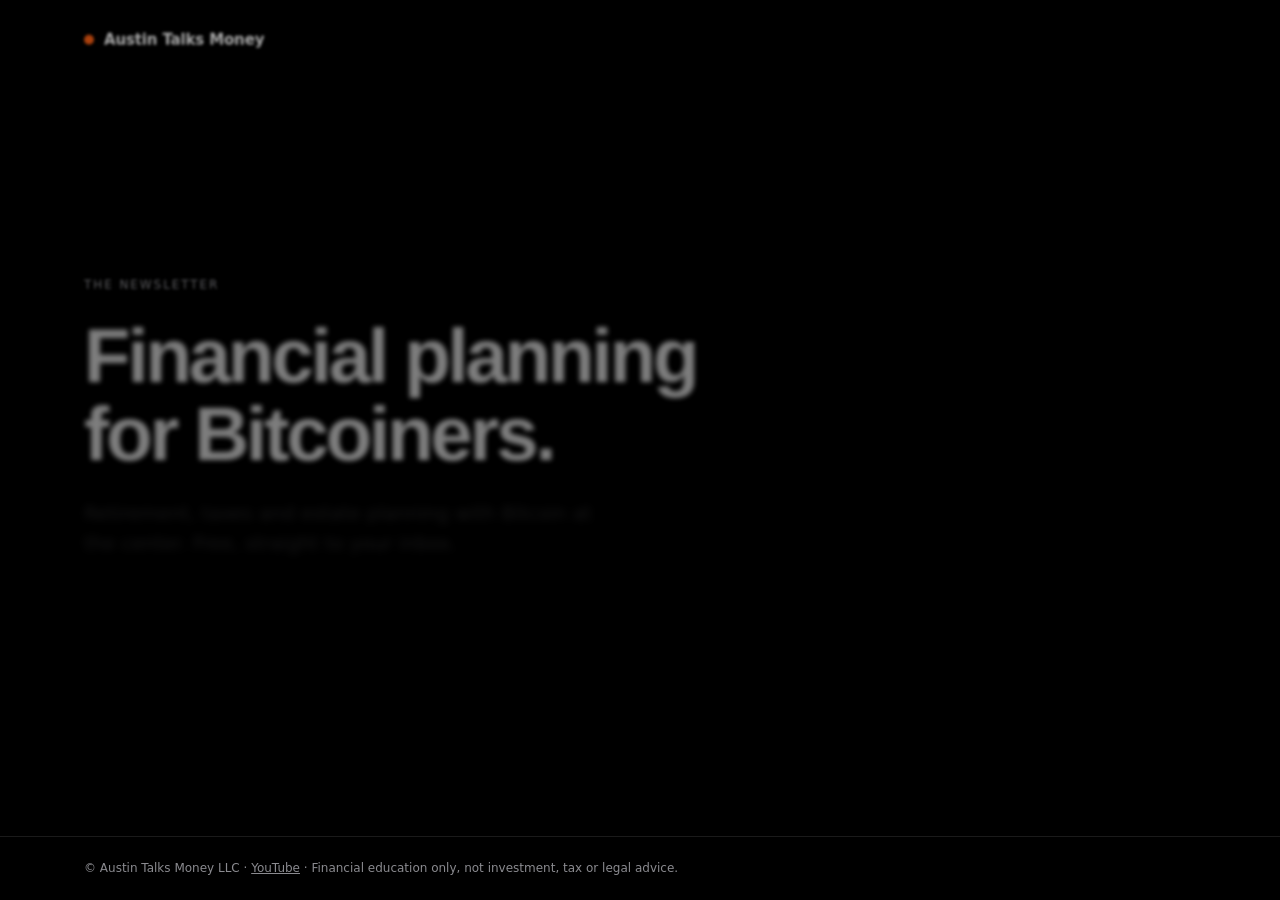
<file: index.html>
<!doctype html>
<html lang="en">
<head>
<meta charset="utf-8">
<meta name="viewport" content="width=device-width, initial-scale=1">
<title>Austin Talks Money</title>
<meta http-equiv="refresh" content="0; url=/newsletter">
<link rel="canonical" href="https://www.austintalksmoney.com/newsletter">
<style>body{margin:0;background:#000;color:#FAFAFA;font-family:system-ui,sans-serif;padding:40px}a{color:#F7931A}</style>
</head>
<body><p><a href="/newsletter">Continue to Austin Talks Money</a></p></body>
</html>
</file>
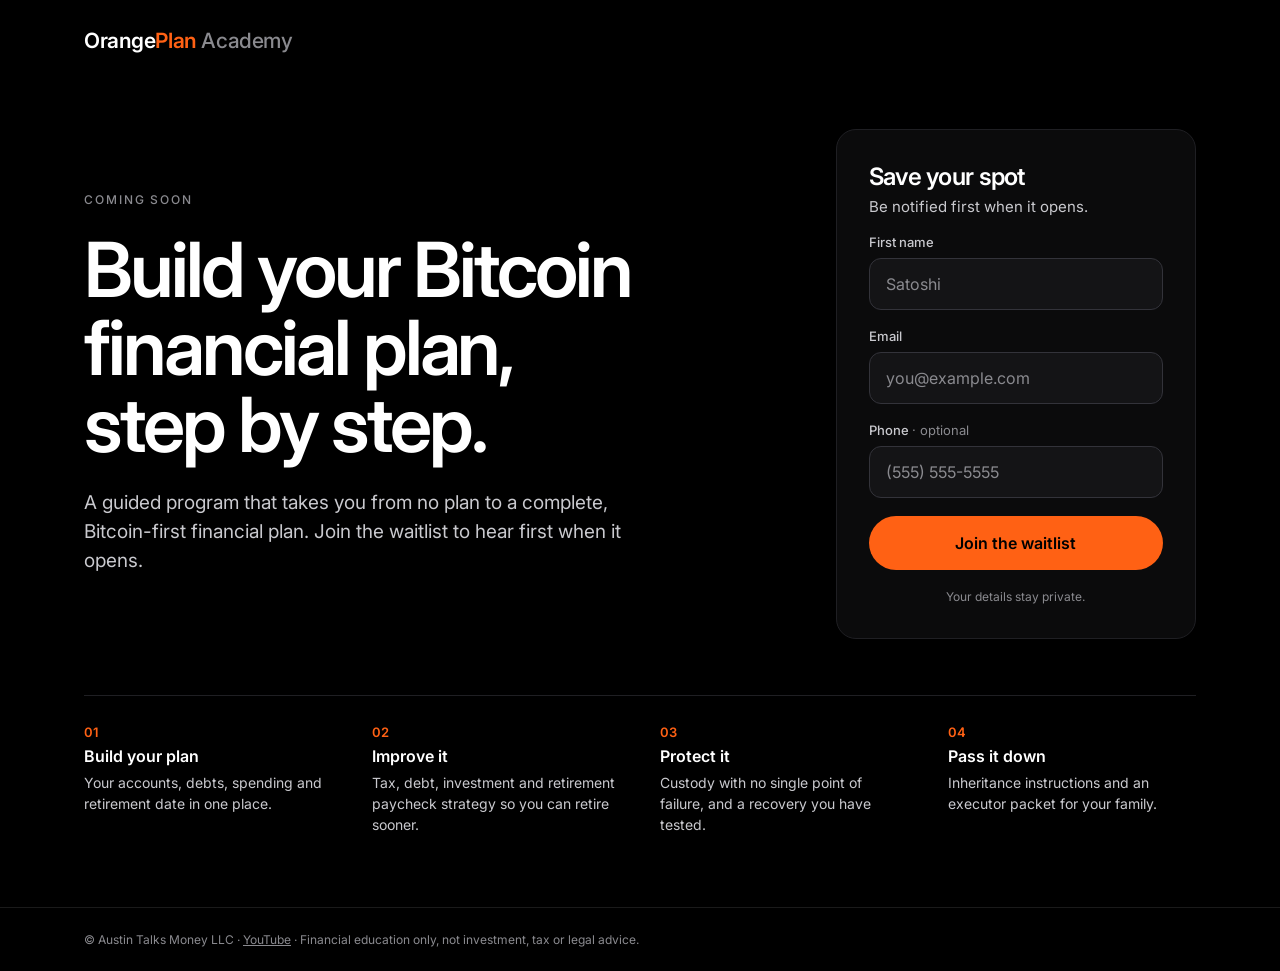
<file: apply/index.html>
<!doctype html>
<html lang="en">
<head>
<meta charset="utf-8">
<meta name="viewport" content="width=device-width, initial-scale=1">
<title>Orange Plan Academy · Join the waitlist</title>
<meta name="description" content="Build your Bitcoin financial plan, step by step. Join the waitlist to hear first when it opens.">
<meta property="og:title" content="Build your Bitcoin financial plan, step by step.">
<meta property="og:description" content="A guided program that takes you from no plan to a complete, Bitcoin-first financial plan. Join the waitlist.">
<meta property="og:url" content="https://www.austintalksmoney.com/apply">
<meta property="og:type" content="website">
<meta property="og:image" content="https://www.austintalksmoney.com/assets/og-apply.png">
<meta property="og:image:width" content="1200">
<meta property="og:image:height" content="630">
<meta name="twitter:card" content="summary_large_image">
<meta name="theme-color" content="#000000">
<link rel="apple-touch-icon" href="/assets/apple-touch-icon.png">
<link rel="icon" href="/assets/favicon.svg" type="image/svg+xml">
<link rel="preconnect" href="https://fonts.googleapis.com">
<link rel="preconnect" href="https://fonts.gstatic.com" crossorigin>
<link href="https://fonts.googleapis.com/css2?family=Inter:wght@400;500;600&display=swap" rel="stylesheet">
<link rel="stylesheet" href="/assets/site.css?v=5">
</head>
<body>
<div class="page">
  <header class="top"><span class="wm" aria-label="Orange Plan Academy">Orange<b>Plan</b> <span>Academy</span></span></header>
  <main class="hero">
    <div class="copy">
      <span class="eyebrow">Coming soon</span>
      <h1>Build your Bitcoin financial plan, step by step.</h1>
      <p class="lede">A guided program that takes you from no plan to a complete, Bitcoin-first financial plan. Join the waitlist to hear first when it opens.</p>
    </div>
    <form class="card" data-kit action="https://app.kit.com/forms/10087024/subscriptions" method="post">
      <h2>Save your spot</h2>
      <p class="sub">Be notified first when it opens.</p>
      <label>First name<input type="text" name="fields[first_name]" autocomplete="given-name" placeholder="Satoshi"></label>
      <label>Email<input type="email" name="email_address" autocomplete="email" placeholder="you@example.com" required></label>
      <label><span>Phone <em>· optional</em></span><input type="tel" name="fields[phone]" autocomplete="tel" placeholder="(555) 555-5555"></label>
      <button type="submit">Join the waitlist</button>
      <p class="note">Your details stay private.</p>
      <div class="done" role="status"><h2>You're on the list.</h2><p>We'll email you first when Orange Plan Academy opens.</p></div>
    </form>
    <div class="points">
      <div><b>01</b><strong>Build your plan</strong><span>Your accounts, debts, spending and retirement date in one place.</span></div>
      <div><b>02</b><strong>Improve it</strong><span>Tax, debt, investment and retirement paycheck strategy so you can retire sooner.</span></div>
      <div><b>03</b><strong>Protect it</strong><span>Custody with no single point of failure, and a recovery you have tested.</span></div>
      <div><b>04</b><strong>Pass it down</strong><span>Inheritance instructions and an executor packet for your family.</span></div>
    </div>
  </main>
  <footer class="foot"><p>© Austin Talks Money LLC · <a href="https://www.youtube.com/@AustinTalksMoney">YouTube</a> · Financial education only, not investment, tax or legal advice.</p></footer>
</div>
<script src="/assets/signup.js?v=3"></script>
</body>
</html>
</file>
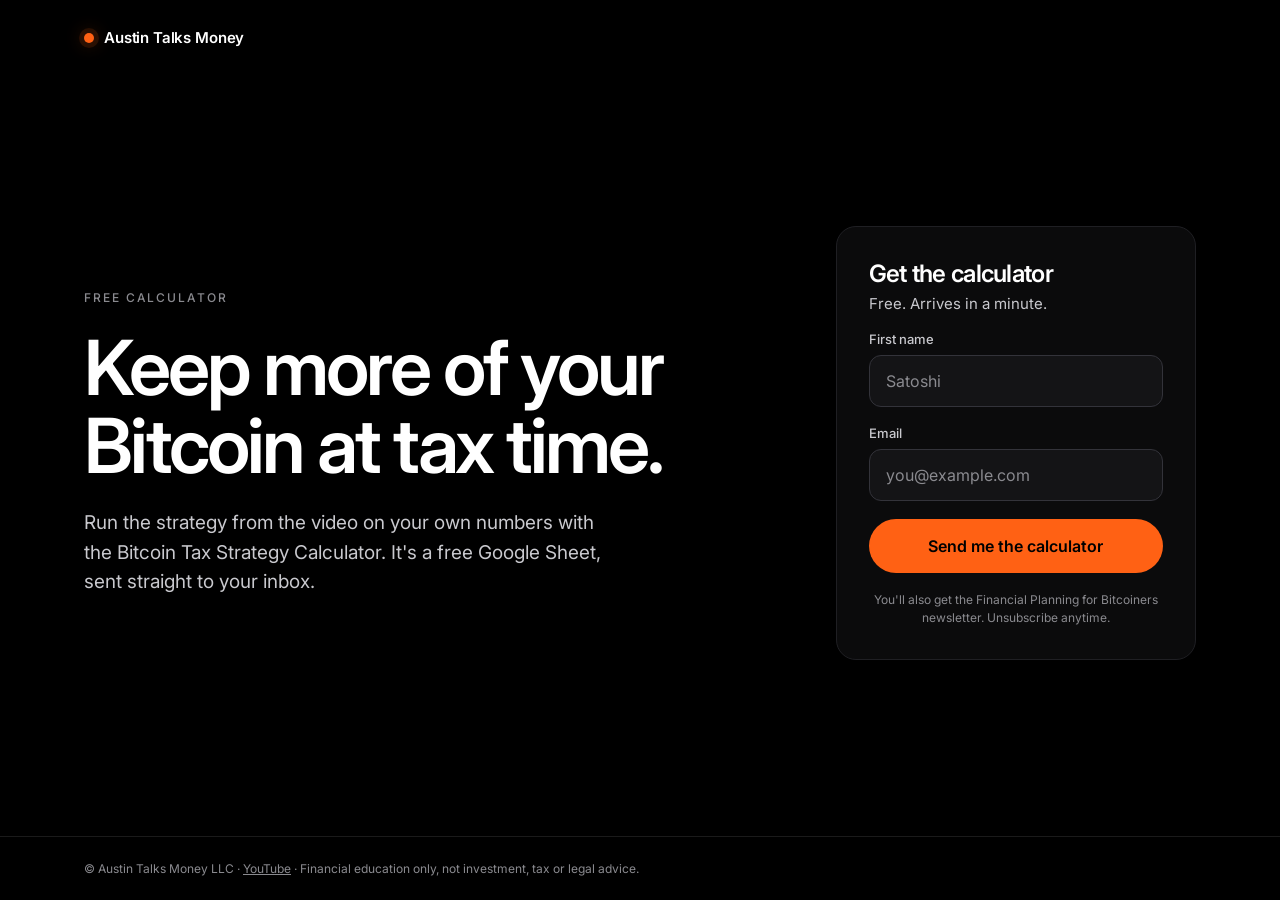
<file: bitcoin-tax-strategy-calculator/index.html>
<!doctype html>
<html lang="en">
<head>
<meta charset="utf-8">
<meta name="viewport" content="width=device-width, initial-scale=1">
<title>Free Bitcoin Tax Strategy Calculator · Austin Talks Money</title>
<meta name="description" content="Keep more of your Bitcoin at tax time. Run the strategy from the video on your own numbers.">
<meta property="og:title" content="Keep more of your Bitcoin at tax time.">
<meta property="og:description" content="Run the strategy from the video on your own numbers with the free Bitcoin Tax Strategy Calculator.">
<meta property="og:url" content="https://www.austintalksmoney.com/bitcoin-tax-strategy-calculator">
<meta property="og:type" content="website">
<meta property="og:image" content="https://www.austintalksmoney.com/assets/og-tax.png">
<meta property="og:image:width" content="1200">
<meta property="og:image:height" content="630">
<meta name="twitter:card" content="summary_large_image">
<meta name="theme-color" content="#000000">
<link rel="apple-touch-icon" href="/assets/apple-touch-icon.png">
<link rel="icon" href="/assets/favicon.svg" type="image/svg+xml">
<link rel="preconnect" href="https://fonts.googleapis.com">
<link rel="preconnect" href="https://fonts.gstatic.com" crossorigin>
<link href="https://fonts.googleapis.com/css2?family=Inter:wght@400;500;600&display=swap" rel="stylesheet">
<link rel="stylesheet" href="/assets/site.css?v=5">
</head>
<body>
<div class="page">
  <header class="top"><a href="/newsletter"><span class="mark" aria-hidden="true"></span>Austin Talks Money</a></header>
  <main class="hero">
    <div class="copy">
      <span class="eyebrow">FREE CALCULATOR</span>
      <h1>Keep more of your Bitcoin at tax time.</h1>
      <p class="lede">Run the strategy from the video on your own numbers with the Bitcoin Tax Strategy Calculator. It's a free Google Sheet, sent straight to your inbox.</p>
    </div>
    <form class="card" data-kit action="https://app.kit.com/forms/9074084/subscriptions" method="post">
      <h2>Get the calculator</h2>
      <p class="sub">Free. Arrives in a minute.</p>
      <label>First name<input type="text" name="fields[first_name]" autocomplete="given-name" placeholder="Satoshi"></label>
      <label>Email<input type="email" name="email_address" autocomplete="email" placeholder="you@example.com" required></label>
      <button type="submit">Send me the calculator</button>
      <p class="note">You'll also get the Financial Planning for Bitcoiners newsletter. Unsubscribe anytime.</p>
      <div class="done" role="status"><h2>Check your inbox.</h2><p>Your calculator is on its way. If you don't see it in a few minutes, check Promotions or Spam.</p></div>
    </form>
  </main>
  <footer class="foot"><p>© Austin Talks Money LLC · <a href="https://www.youtube.com/@AustinTalksMoney">YouTube</a> · Financial education only, not investment, tax or legal advice.</p></footer>
</div>
<script src="/assets/signup.js?v=3"></script>
</body>
</html>
</file>
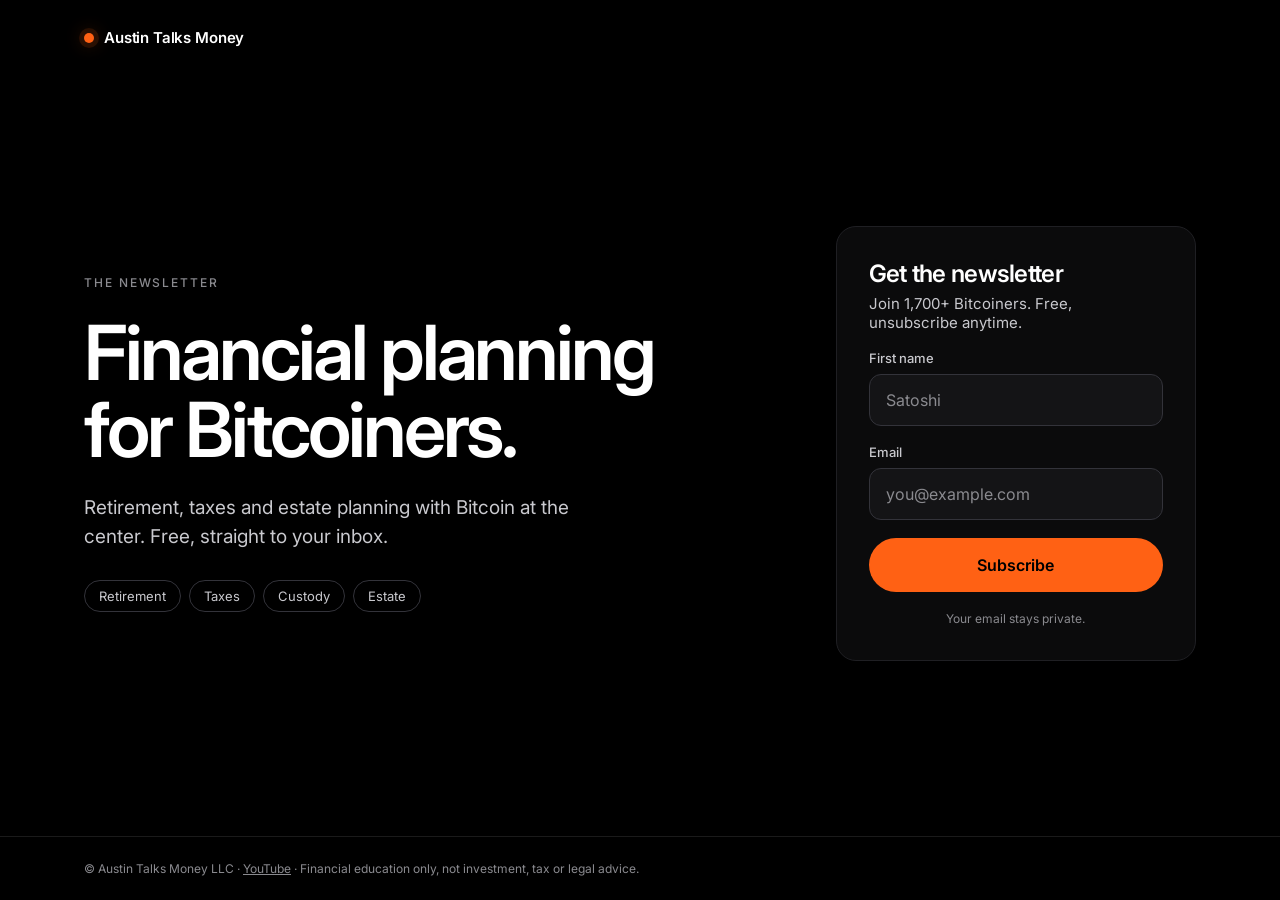
<file: newsletter/index.html>
<!doctype html>
<html lang="en">
<head>
<meta charset="utf-8">
<meta name="viewport" content="width=device-width, initial-scale=1">
<title>Financial Planning for Bitcoiners · Austin Talks Money</title>
<meta name="description" content="Retirement, taxes and estate planning with Bitcoin at the center. Free, straight to your inbox.">
<meta property="og:title" content="Financial Planning for Bitcoiners">
<meta property="og:description" content="Retirement, taxes and estate planning with Bitcoin at the center. Free, straight to your inbox.">
<meta property="og:url" content="https://www.austintalksmoney.com/newsletter">
<meta property="og:type" content="website">
<meta property="og:image" content="https://www.austintalksmoney.com/assets/og-newsletter.png">
<meta property="og:image:width" content="1200">
<meta property="og:image:height" content="630">
<meta name="twitter:card" content="summary_large_image">
<meta name="theme-color" content="#000000">
<link rel="apple-touch-icon" href="/assets/apple-touch-icon.png">
<link rel="icon" href="/assets/favicon.svg" type="image/svg+xml">
<link rel="preconnect" href="https://fonts.googleapis.com">
<link rel="preconnect" href="https://fonts.gstatic.com" crossorigin>
<link href="https://fonts.googleapis.com/css2?family=Inter:wght@400;500;600&display=swap" rel="stylesheet">
<link rel="stylesheet" href="/assets/site.css?v=5">
</head>
<body>
<div class="page">
  <header class="top"><a href="/newsletter"><span class="mark" aria-hidden="true"></span>Austin Talks Money</a></header>
  <main class="hero">
    <div class="copy">
      <span class="eyebrow">THE NEWSLETTER</span>
      <h1>Financial planning for Bitcoiners.</h1>
      <p class="lede">Retirement, taxes and estate planning with Bitcoin at the center. Free, straight to your inbox.</p>
      <div class="chips"><span>Retirement</span><span>Taxes</span><span>Custody</span><span>Estate</span></div>
    </div>
    <form class="card" data-kit action="https://app.kit.com/forms/8994627/subscriptions" method="post">
      <h2>Get the newsletter</h2>
      <p class="sub">Join 1,700+ Bitcoiners. Free, unsubscribe anytime.</p>
      <label>First name<input type="text" name="fields[first_name]" autocomplete="given-name" placeholder="Satoshi"></label>
      <label>Email<input type="email" name="email_address" autocomplete="email" placeholder="you@example.com" required></label>
      <button type="submit">Subscribe</button>
      <p class="note">Your email stays private.</p>
      <div class="done" role="status"><h2>You're in.</h2><p>Check your inbox for a welcome email from Austin Talks Money.</p></div>
    </form>
  </main>
  <footer class="foot"><p>© Austin Talks Money LLC · <a href="https://www.youtube.com/@AustinTalksMoney">YouTube</a> · Financial education only, not investment, tax or legal advice.</p></footer>
</div>
<script src="/assets/signup.js?v=3"></script>
</body>
</html>
</file>
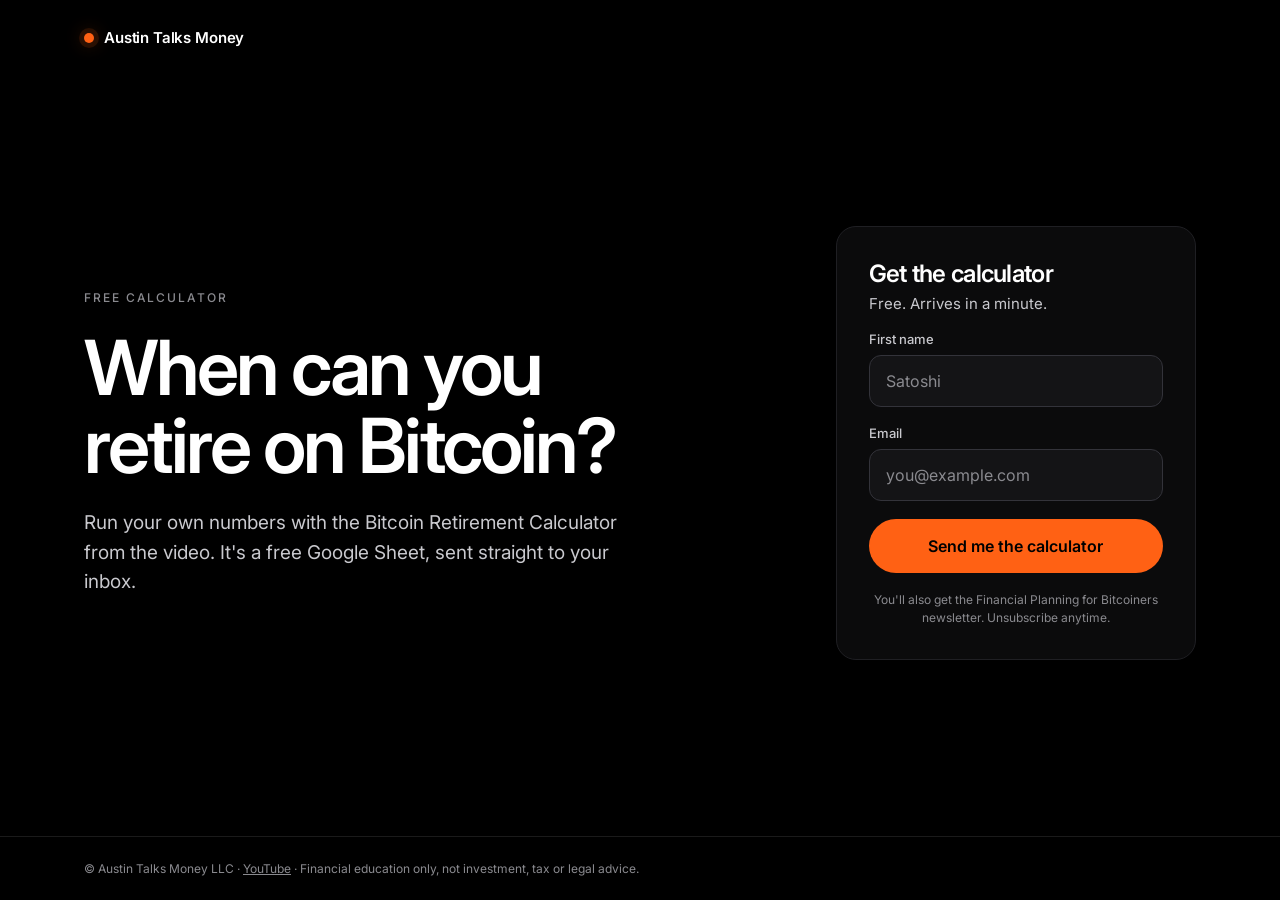
<file: retirementcalculator/index.html>
<!doctype html>
<html lang="en">
<head>
<meta charset="utf-8">
<meta name="viewport" content="width=device-width, initial-scale=1">
<title>Free Bitcoin Retirement Calculator · Austin Talks Money</title>
<meta name="description" content="When can you retire on Bitcoin? Run your own numbers with the free Bitcoin Retirement Calculator.">
<meta property="og:title" content="When can you retire on Bitcoin?">
<meta property="og:description" content="Run your own numbers with the free Bitcoin Retirement Calculator, a Google Sheet sent straight to your inbox.">
<meta property="og:url" content="https://www.austintalksmoney.com/retirementcalculator">
<meta property="og:type" content="website">
<meta property="og:image" content="https://www.austintalksmoney.com/assets/og-retirement.png">
<meta property="og:image:width" content="1200">
<meta property="og:image:height" content="630">
<meta name="twitter:card" content="summary_large_image">
<meta name="theme-color" content="#000000">
<link rel="apple-touch-icon" href="/assets/apple-touch-icon.png">
<link rel="icon" href="/assets/favicon.svg" type="image/svg+xml">
<link rel="preconnect" href="https://fonts.googleapis.com">
<link rel="preconnect" href="https://fonts.gstatic.com" crossorigin>
<link href="https://fonts.googleapis.com/css2?family=Inter:wght@400;500;600&display=swap" rel="stylesheet">
<link rel="stylesheet" href="/assets/site.css?v=5">
</head>
<body>
<div class="page">
  <header class="top"><a href="/newsletter"><span class="mark" aria-hidden="true"></span>Austin Talks Money</a></header>
  <main class="hero">
    <div class="copy">
      <span class="eyebrow">FREE CALCULATOR</span>
      <h1>When can you retire on Bitcoin?</h1>
      <p class="lede">Run your own numbers with the Bitcoin Retirement Calculator from the video. It's a free Google Sheet, sent straight to your inbox.</p>
    </div>
    <form class="card" data-kit action="https://app.kit.com/forms/8994792/subscriptions" method="post">
      <h2>Get the calculator</h2>
      <p class="sub">Free. Arrives in a minute.</p>
      <label>First name<input type="text" name="fields[first_name]" autocomplete="given-name" placeholder="Satoshi"></label>
      <label>Email<input type="email" name="email_address" autocomplete="email" placeholder="you@example.com" required></label>
      <button type="submit">Send me the calculator</button>
      <p class="note">You'll also get the Financial Planning for Bitcoiners newsletter. Unsubscribe anytime.</p>
      <div class="done" role="status"><h2>Check your inbox.</h2><p>Your calculator is on its way. If you don't see it in a few minutes, check Promotions or Spam.</p></div>
    </form>
  </main>
  <footer class="foot"><p>© Austin Talks Money LLC · <a href="https://www.youtube.com/@AustinTalksMoney">YouTube</a> · Financial education only, not investment, tax or legal advice.</p></footer>
</div>
<script src="/assets/signup.js?v=3"></script>
</body>
</html>
</file>
<file: assets/site.css>
:root{--bg:#000;--panel:#0B0B0C;--field:#141416;--line:#1F1F23;--line2:#33333A;--ink:#FFFFFF;--muted:#C9C9CE;--faint:#8A8A8F;--accent:#FF6114;--accent-ink:#000}
*{box-sizing:border-box}
html,body{margin:0;background:var(--bg);color:var(--ink);font-family:Inter,system-ui,-apple-system,"Segoe UI",sans-serif;-webkit-font-smoothing:antialiased}
a{color:var(--accent)}a:hover{color:#FF8A4C}
.page{min-height:100vh;display:flex;flex-direction:column}
.top,.foot p{max-width:1160px;width:100%;margin:0 auto;padding:28px 24px}
.top{display:flex;align-items:center;gap:10px;font-size:15px;font-weight:600;letter-spacing:-.01em}
.top a{color:var(--ink);text-decoration:none;display:flex;align-items:center;gap:10px}
.wm{font-weight:600;font-size:21px;letter-spacing:-.02em;color:var(--ink)}.wm b{color:var(--accent);font-weight:600}.wm span{color:var(--faint);font-weight:500}
.mark{width:10px;height:10px;border-radius:50%;background:var(--accent);box-shadow:0 0 0 5px rgba(255,97,20,.12),0 0 18px rgba(255,97,20,.45)}
.hero{flex:1 1 auto;max-width:1160px;width:100%;margin:0 auto;padding:48px 24px 72px;display:flex;flex-wrap:wrap;align-items:center;gap:56px 72px}
.copy{flex:999 1 460px;min-width:0;display:flex;flex-direction:column;gap:24px}
.eyebrow{font-size:12px;font-weight:500;letter-spacing:.16em;text-transform:uppercase;color:var(--faint)}
h1{font-family:Inter,sans-serif;font-weight:600;letter-spacing:-.04em;text-wrap:balance;line-height:1.02;font-size:clamp(44px,6vw,76px);margin:0}
.lede{margin:0;max-width:540px;font-size:19px;line-height:1.55;color:var(--muted)}
.chips{display:flex;flex-wrap:wrap;gap:8px;padding-top:4px}
.chips span{font-size:13px;color:var(--muted);border:1px solid var(--line2);border-radius:999px;padding:7px 14px}
.points{flex:1 1 100%;display:flex;flex-wrap:wrap;gap:24px 40px;padding-top:28px;border-top:1px solid var(--line)}
.points div{flex:1 1 200px;min-width:0;display:flex;flex-direction:column;gap:6px}
.points b{font-size:13px;font-weight:600;color:var(--accent)}
.points strong{font-size:16px;font-weight:600}
.points span{font-size:14px;line-height:1.5;color:var(--muted)}
form.card{flex:1 1 360px;max-width:440px;min-width:0;background:var(--panel);border:1px solid var(--line);border-radius:20px;padding:32px;display:flex;flex-direction:column;gap:18px}
.card h2{margin:0;font-family:Inter,sans-serif;font-size:24px;font-weight:600;letter-spacing:-.03em}
.card .sub{margin:-12px 0 0;font-size:15px;color:var(--muted)}
.card label{display:flex;flex-direction:column;gap:8px;font-size:13px;font-weight:500;color:var(--muted)}
.card label em{font-style:normal;color:var(--faint);font-weight:400}
.card input{height:52px;background:var(--field);border:1px solid var(--line2);border-radius:12px;padding:0 16px;font:400 16px Inter,system-ui,sans-serif;color:var(--ink);outline:none;width:100%}
.card input::placeholder{color:var(--faint)}
.card input:focus{border-color:var(--accent)}
.card button{height:54px;border:0;border-radius:999px;background:var(--accent);color:var(--accent-ink);font:600 16px Inter,system-ui,sans-serif;cursor:pointer;transition:filter .15s}
.card button:hover{filter:brightness(1.06)}
.card button:focus-visible{outline:2px solid #FFF;outline-offset:3px}
.card button[disabled]{opacity:.6;cursor:default}
.note{margin:0;font-size:12px;line-height:1.5;color:var(--faint);text-align:center}
.err{margin:0;font-size:14px;color:#FF8A4C;text-align:center}
.done{display:none;flex-direction:column;gap:10px;text-align:center;padding:12px 0}
.done h2{font-size:26px}
.done p{margin:0;font-size:16px;line-height:1.5;color:var(--muted)}
form.card.ok>*:not(.done){display:none}
form.card.ok .done{display:flex}
.foot{border-top:1px solid #1A1A1A}
.foot p{padding:22px 24px;font-size:12px;line-height:1.6;color:var(--faint)}
.foot a{color:var(--faint)}
.sr{position:absolute;width:1px;height:1px;overflow:hidden;clip:rect(0 0 0 0)}
@media (max-width:760px){.top{padding-block:18px}.hero{padding-top:6px;padding-bottom:40px;gap:24px}.copy{gap:14px}h1{font-size:clamp(32px,9.4vw,40px);line-height:1.04}.lede{font-size:17px;line-height:1.5}.chips{display:none}form.card{padding:20px;gap:14px;border-radius:18px}.card>h2{display:none}.card .sub{margin:0}.card input{height:48px}.points{padding-top:20px}}
/* Page load: one quiet focus-pull, staggered, done in ~0.8s. Nothing moves at rest. */
@keyframes rise{from{opacity:.001;transform:translateY(8px);filter:blur(5px)}to{opacity:1;transform:none;filter:blur(0)}}
@keyframes glow{0%{box-shadow:0 0 0 0 rgba(255,97,20,0),0 0 0 rgba(255,97,20,0)}60%{box-shadow:0 0 0 7px rgba(255,97,20,.18),0 0 26px rgba(255,97,20,.6)}100%{box-shadow:0 0 0 5px rgba(255,97,20,.12),0 0 18px rgba(255,97,20,.45)}}
@media (prefers-reduced-motion:no-preference){
.top{animation:rise .6s cubic-bezier(.2,.8,.2,1) both}
.mark{animation:glow 1.2s cubic-bezier(.2,.8,.2,1) .2s both}
.copy>*{animation:rise .6s cubic-bezier(.2,.8,.2,1) both}
.copy>:nth-child(2){animation-delay:.04s}.copy>:nth-child(3){animation-delay:.1s}.copy>:nth-child(4){animation-delay:.16s}
form.card{animation:rise .7s cubic-bezier(.2,.8,.2,1) .12s both}
.points{animation:rise .7s cubic-bezier(.2,.8,.2,1) .22s both}
.card button{transition:filter .15s,transform .12s}
.card button:active{transform:scale(.98)}
form.card.ok .done{animation:rise .5s cubic-bezier(.2,.8,.2,1) both}
}
/* Reduce Motion: the same focus-in without any movement (opacity and blur only), staggered. */
@keyframes focusin{from{opacity:.001;filter:blur(8px)}to{opacity:1;filter:blur(0)}}
@media (prefers-reduced-motion:reduce){
.top{animation:focusin .7s cubic-bezier(.2,.8,.2,1) both}
.copy>*{animation:focusin .9s cubic-bezier(.2,.8,.2,1) both}
.copy>:nth-child(2){animation-delay:.08s}.copy>:nth-child(3){animation-delay:.18s}.copy>:nth-child(4){animation-delay:.28s}
form.card{animation:focusin 1s cubic-bezier(.2,.8,.2,1) .2s both}
.points{animation:focusin 1s cubic-bezier(.2,.8,.2,1) .34s both}
form.card.ok .done{animation:focusin .5s ease-out both}
}
</file>
